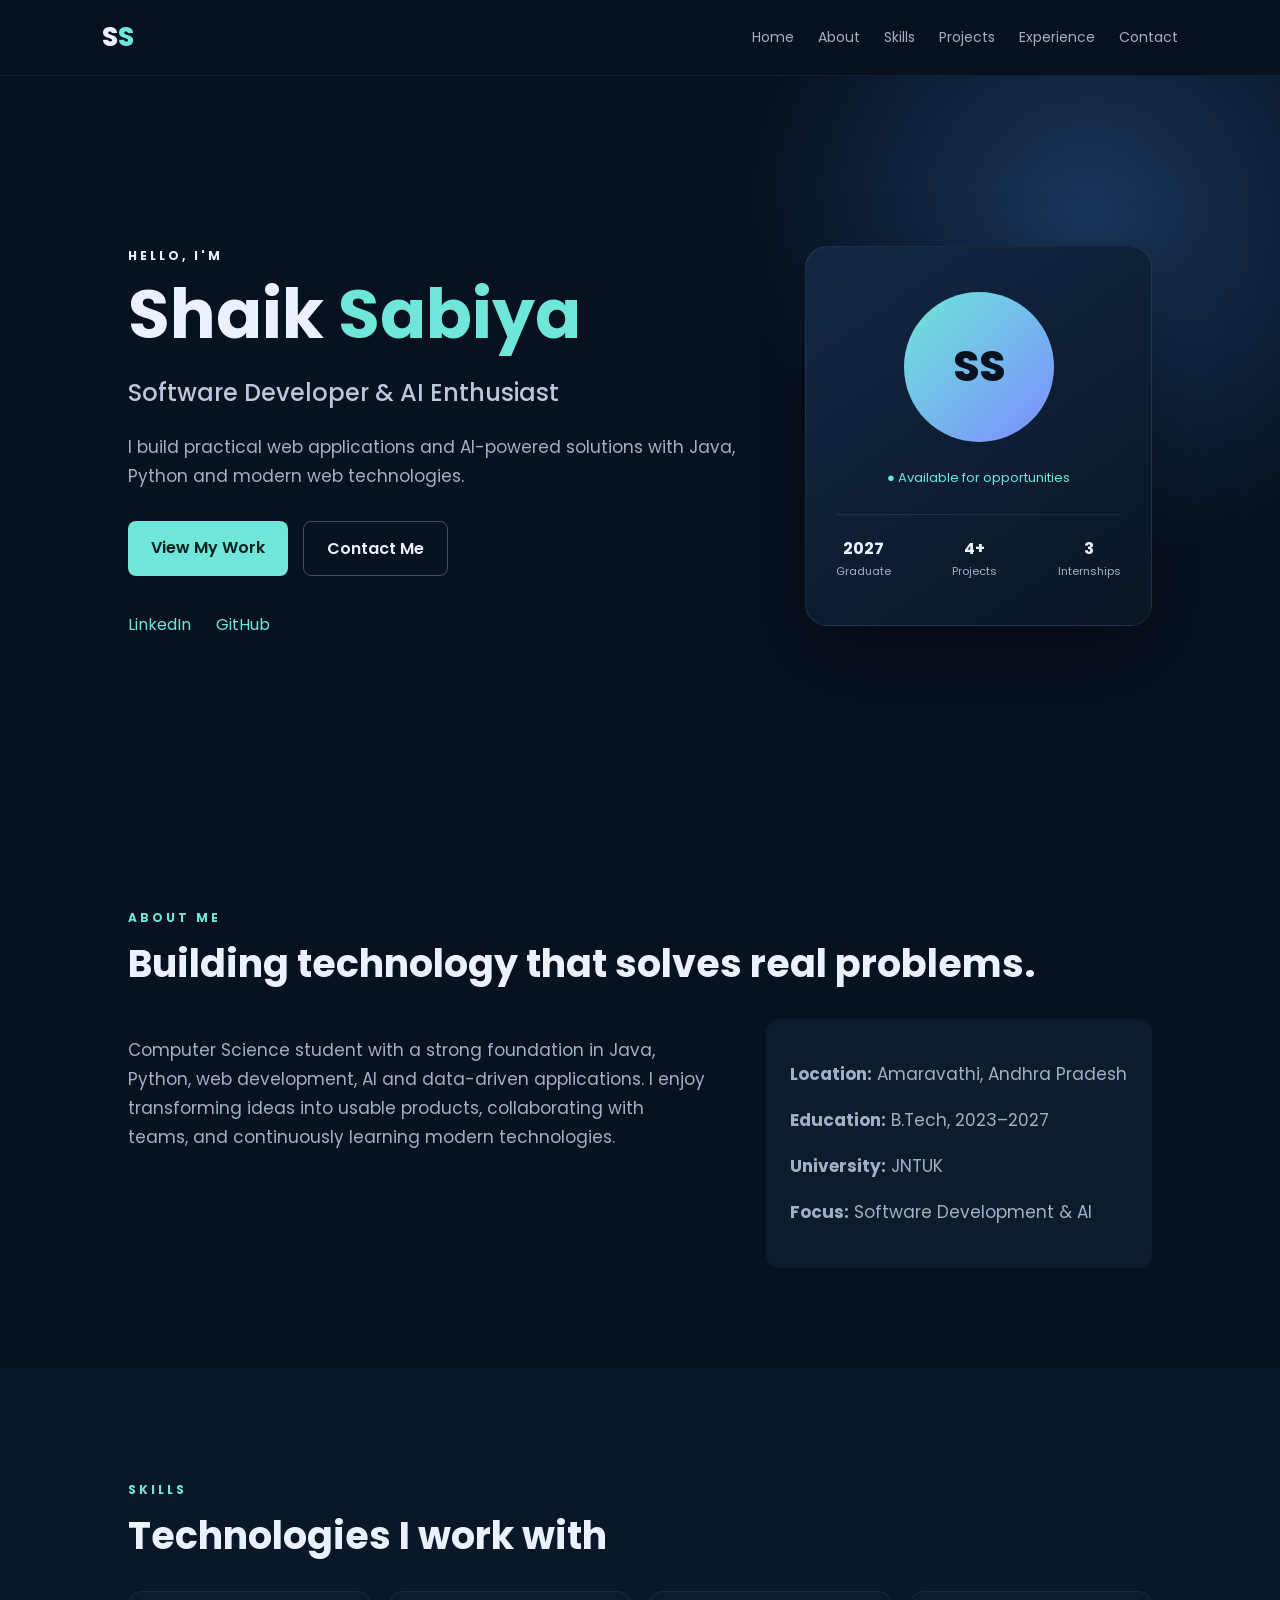
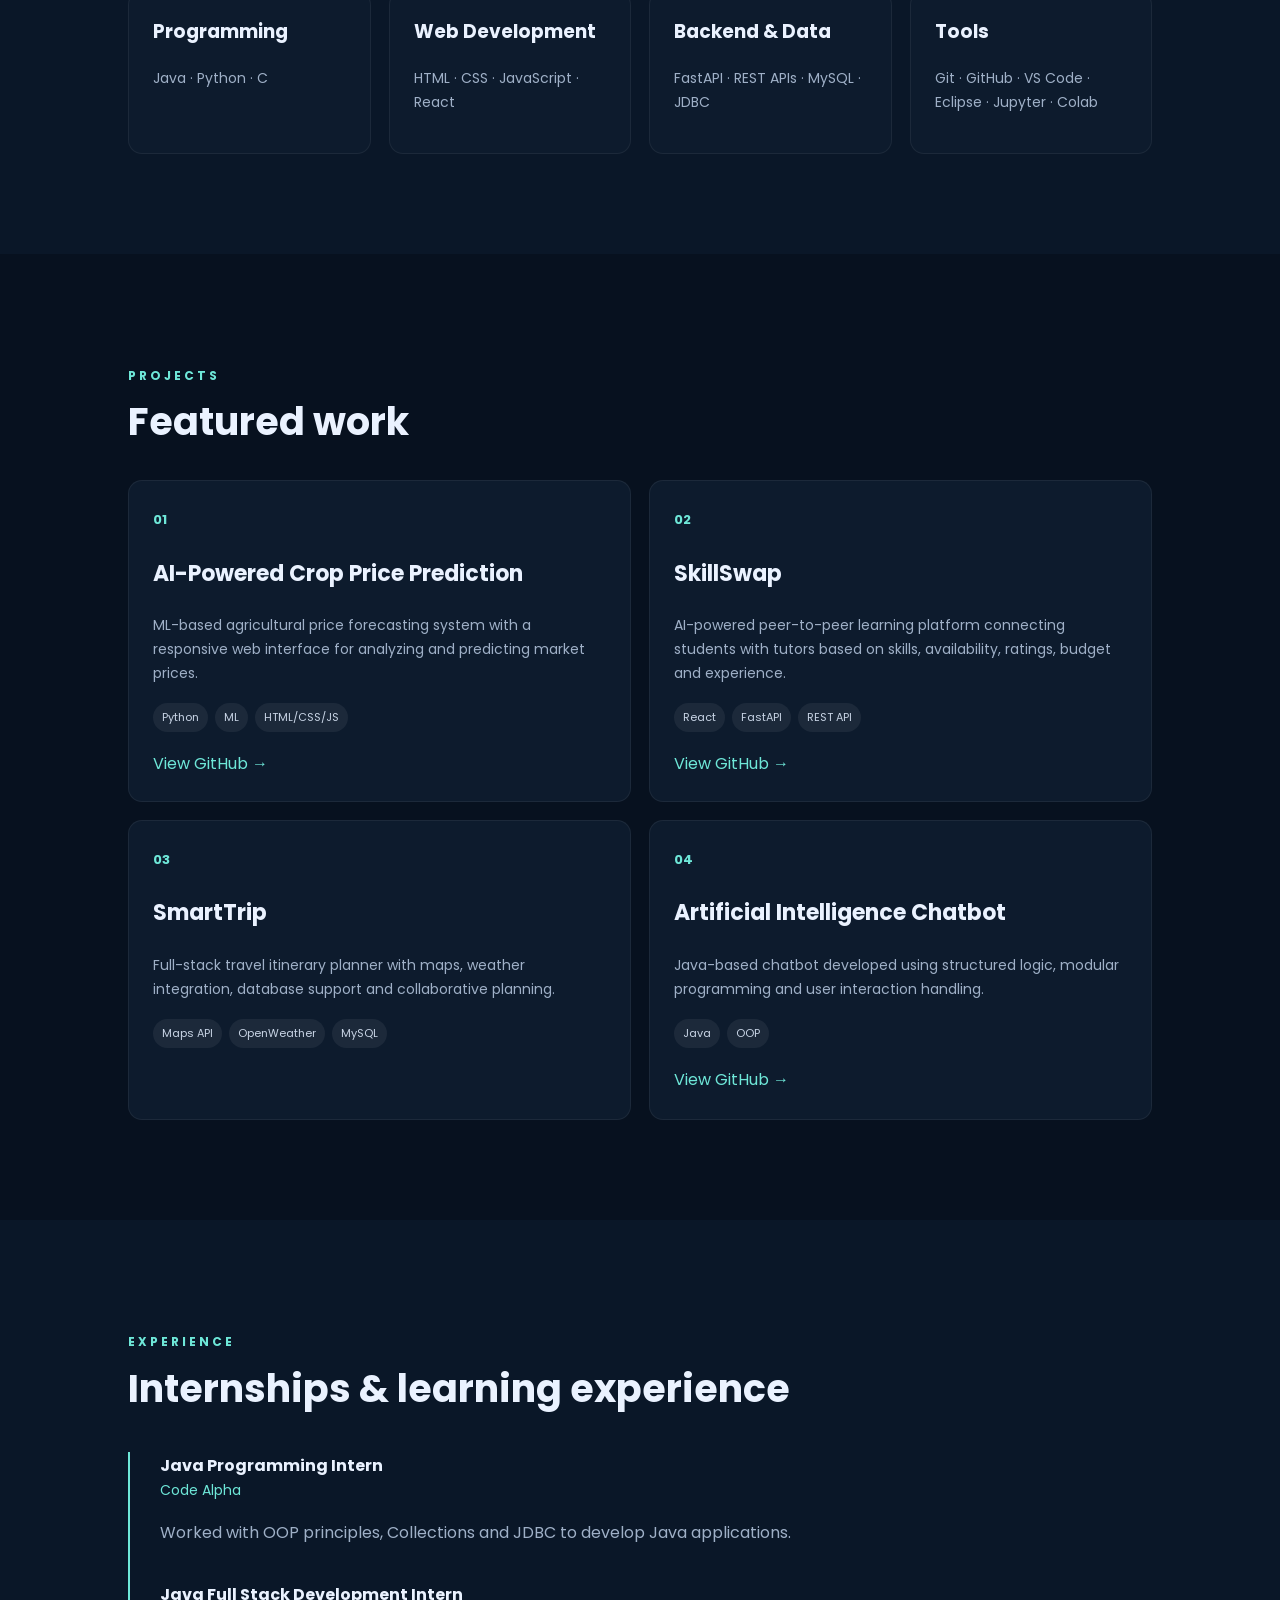
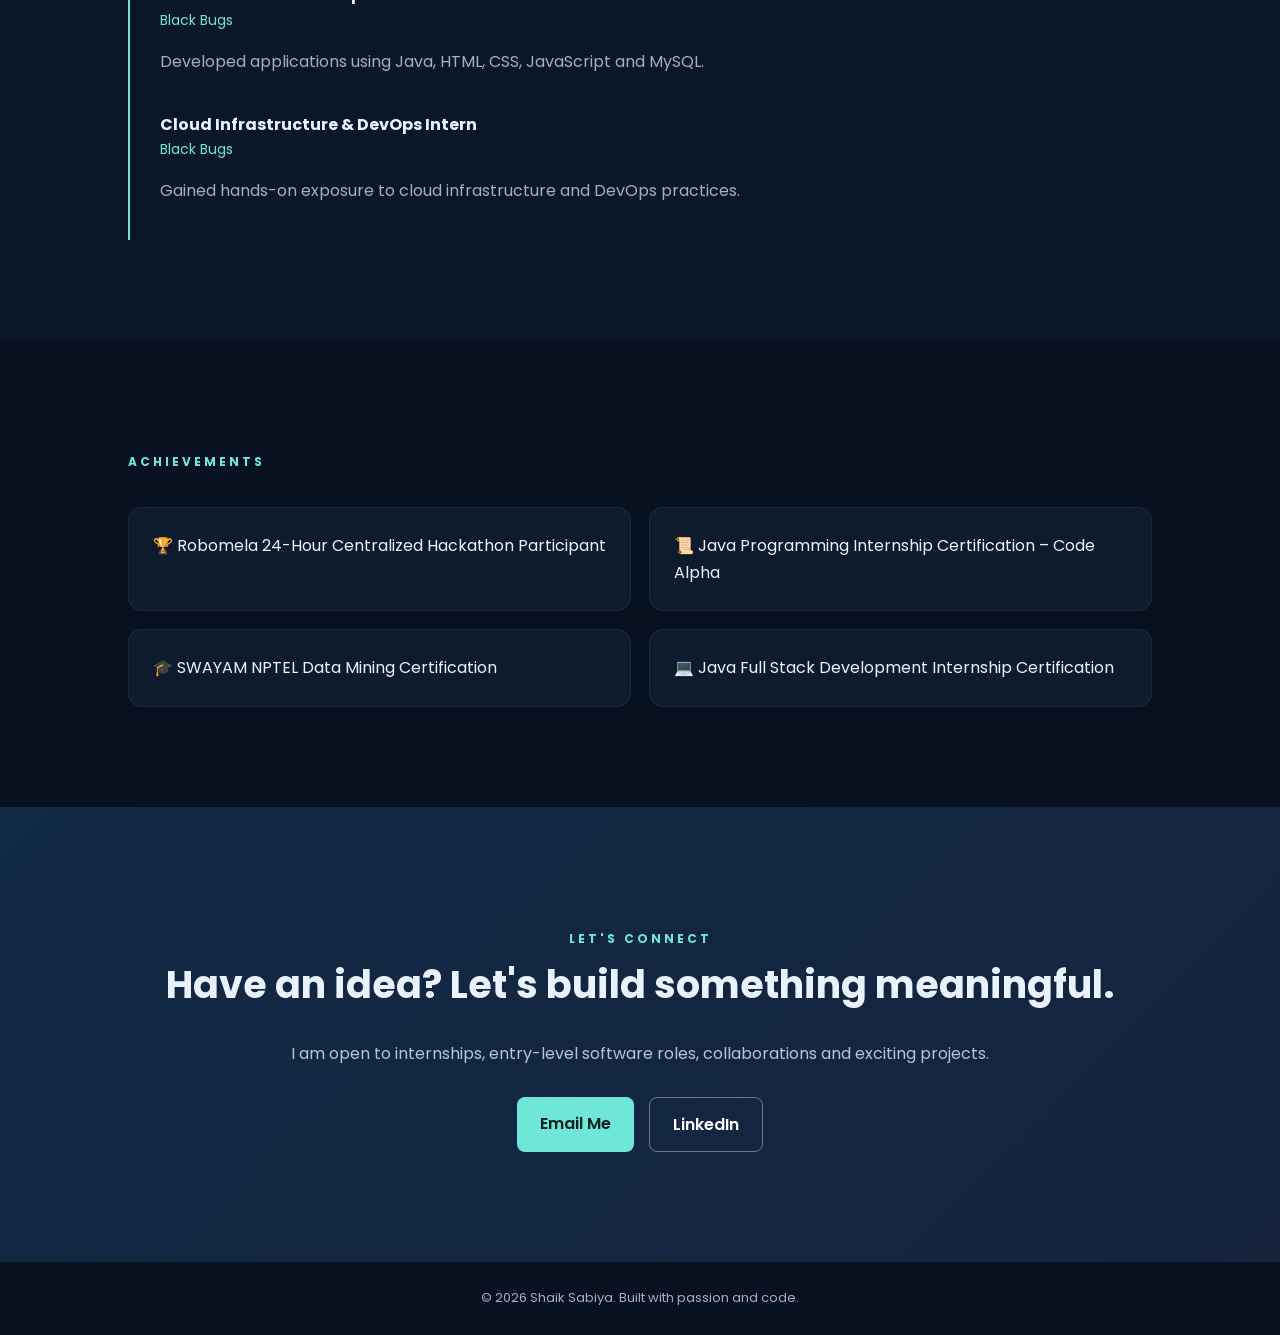
<file: index.html>
<!DOCTYPE html><html lang="en"><head><meta charset="UTF-8"><meta name="viewport" content="width=device-width,initial-scale=1.0"><title>Shaik Sabiya | Portfolio</title><link rel="preconnect" href="https://fonts.googleapis.com"><link rel="preconnect" href="https://fonts.gstatic.com" crossorigin><link href="https://fonts.googleapis.com/css2?family=Poppins:wght@300;400;500;600;700;800&display=swap" rel="stylesheet"><link rel="stylesheet" href="style.css"></head><body>
<nav><div class="logo">S<span>S</span></div><div class="links"><a href="#home">Home</a><a href="#about">About</a><a href="#skills">Skills</a><a href="#projects">Projects</a><a href="#experience">Experience</a><a href="#contact">Contact</a></div></nav>
<section id="home" class="hero"><div class="hero-text"><p class="eyebrow">HELLO, I'M</p><h1>Shaik <span>Sabiya</span></h1><h2>Software Developer & AI Enthusiast</h2><p class="intro">I build practical web applications and AI-powered solutions with Java, Python and modern web technologies.</p><div class="buttons"><a class="btn primary" href="#projects">View My Work</a><a class="btn outline" href="mailto:sabiyashaik87712@gmail.com">Contact Me</a></div><div class="social"><a href="https://www.linkedin.com/in/sabiya-shaik-5458a232a" target="_blank">LinkedIn</a><a href="https://github.com/Rasulbi" target="_blank">GitHub</a></div></div><div class="hero-card"><div class="avatar">SS</div><div class="status">● Available for opportunities</div><div class="quick"><div><b>2027</b><span>Graduate</span></div><div><b>4+</b><span>Projects</span></div><div><b>3</b><span>Internships</span></div></div></div></section>
<section id="about" class="section"><p class="tag">ABOUT ME</p><h2>Building technology that solves real problems.</h2><div class="about-grid"><p>Computer Science student with a strong foundation in Java, Python, web development, AI and data-driven applications. I enjoy transforming ideas into usable products, collaborating with teams, and continuously learning modern technologies.</p><div class="info-card"><p><b>Location:</b> Amaravathi, Andhra Pradesh</p><p><b>Education:</b> B.Tech, 2023–2027</p><p><b>University:</b> JNTUK</p><p><b>Focus:</b> Software Development & AI</p></div></div></section>
<section id="skills" class="section alt"><p class="tag">SKILLS</p><h2>Technologies I work with</h2><div class="skill-grid"><div class="skill-card"><h3>Programming</h3><p>Java · Python · C</p></div><div class="skill-card"><h3>Web Development</h3><p>HTML · CSS · JavaScript · React</p></div><div class="skill-card"><h3>Backend & Data</h3><p>FastAPI · REST APIs · MySQL · JDBC</p></div><div class="skill-card"><h3>Tools</h3><p>Git · GitHub · VS Code · Eclipse · Jupyter · Colab</p></div></div></section>
<section id="projects" class="section"><p class="tag">PROJECTS</p><h2>Featured work</h2><div class="project-grid">
<article class="project featured"><span>01</span><h3>AI-Powered Crop Price Prediction</h3><p>ML-based agricultural price forecasting system with a responsive web interface for analyzing and predicting market prices.</p><div class="chips"><i>Python</i><i>ML</i><i>HTML/CSS/JS</i></div><a href="https://github.com/Rasulbi/Ai-prediction" target="_blank">View GitHub →</a></article>
<article class="project"><span>02</span><h3>SkillSwap</h3><p>AI-powered peer-to-peer learning platform connecting students with tutors based on skills, availability, ratings, budget and experience.</p><div class="chips"><i>React</i><i>FastAPI</i><i>REST API</i></div><a href="https://github.com/Rasulbi/Skill-swap/tree/main" target="_blank">View GitHub →</a></article>
<article class="project"><span>03</span><h3>SmartTrip</h3><p>Full-stack travel itinerary planner with maps, weather integration, database support and collaborative planning.</p><div class="chips"><i>Maps API</i><i>OpenWeather</i><i>MySQL</i></div></article>
<article class="project"><span>04</span><h3>Artificial Intelligence Chatbot</h3><p>Java-based chatbot developed using structured logic, modular programming and user interaction handling.</p><div class="chips"><i>Java</i><i>OOP</i></div><a href="https://github.com/Rasulbi/Artificial-Intelligence-Chatbot" target="_blank">View GitHub →</a></article></div></section>
<section id="experience" class="section alt"><p class="tag">EXPERIENCE</p><h2>Internships & learning experience</h2><div class="timeline"><div><b>Java Programming Intern</b><span>Code Alpha</span><p>Worked with OOP principles, Collections and JDBC to develop Java applications.</p></div><div><b>Java Full Stack Development Intern</b><span>Black Bugs</span><p>Developed applications using Java, HTML, CSS, JavaScript and MySQL.</p></div><div><b>Cloud Infrastructure & DevOps Intern</b><span>Black Bugs</span><p>Gained hands-on exposure to cloud infrastructure and DevOps practices.</p></div></div></section>
<section class="section"><p class="tag">ACHIEVEMENTS</p><div class="achievement-grid"><div>🏆 Robomela 24-Hour Centralized Hackathon Participant</div><div>📜 Java Programming Internship Certification – Code Alpha</div><div>🎓 SWAYAM NPTEL Data Mining Certification</div><div>💻 Java Full Stack Development Internship Certification</div></div></section>
<section id="contact" class="contact"><p class="tag">LET'S CONNECT</p><h2>Have an idea? Let's build something meaningful.</h2><p>I am open to internships, entry-level software roles, collaborations and exciting projects.</p><div class="buttons"><a class="btn primary" href="mailto:sabiyashaik87712@gmail.com">Email Me</a><a class="btn outline light" href="https://www.linkedin.com/in/sabiya-shaik-5458a232a" target="_blank">LinkedIn</a></div></section>
<footer>© 2026 Shaik Sabiya. Built with passion and code.</footer><script src="script.js"></script></body></html>
</file>
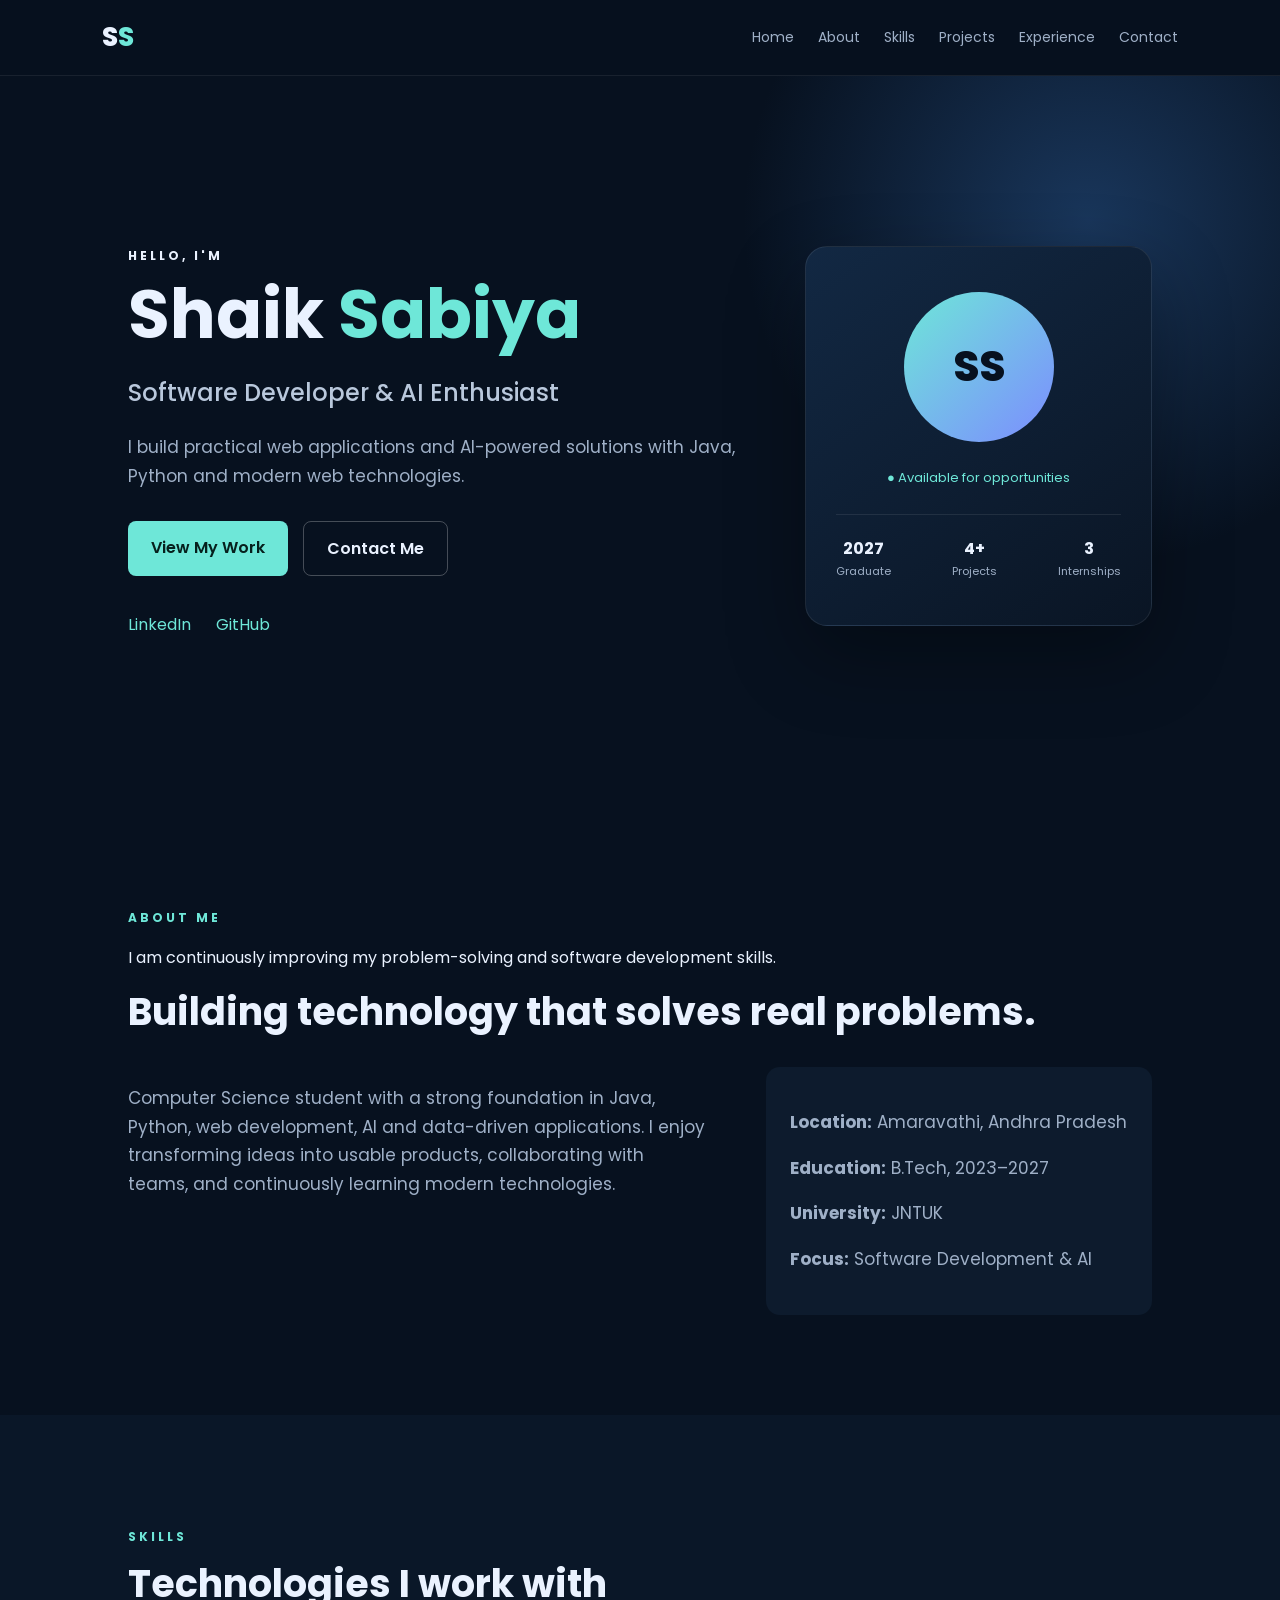
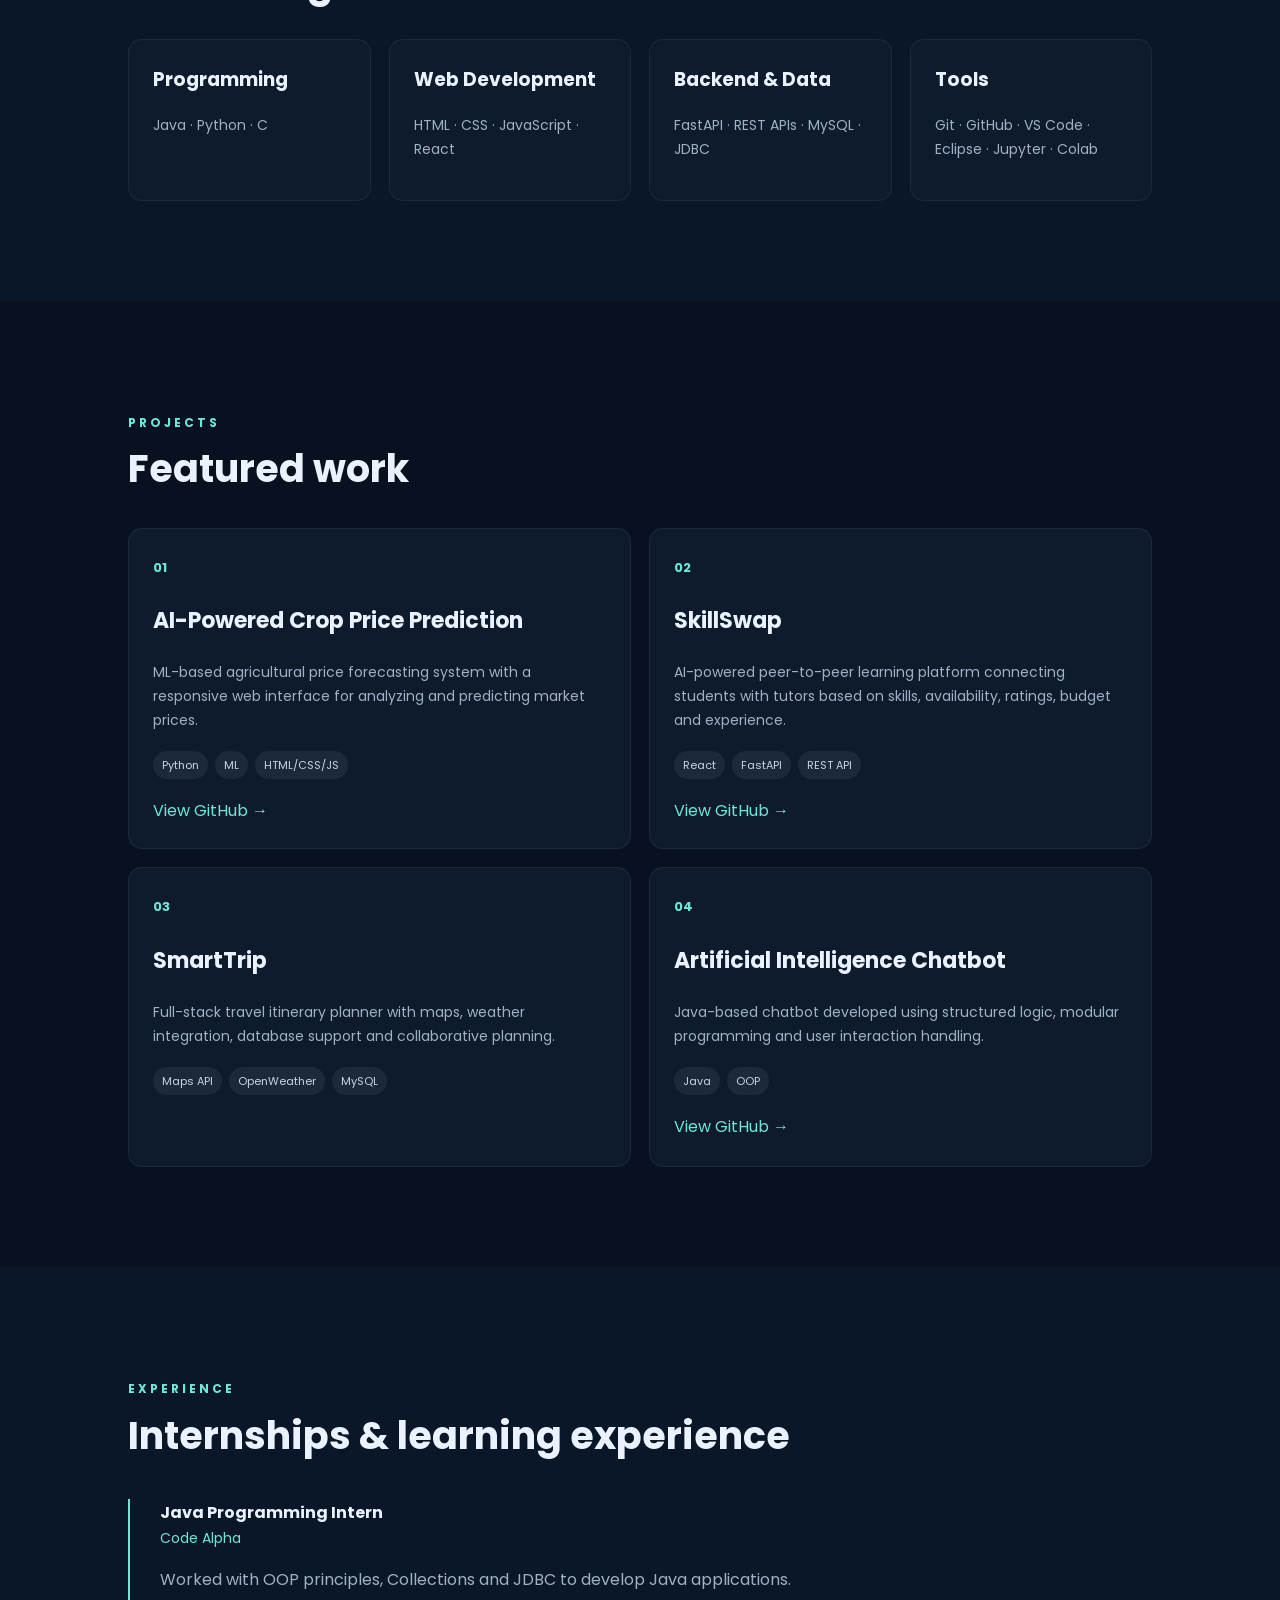
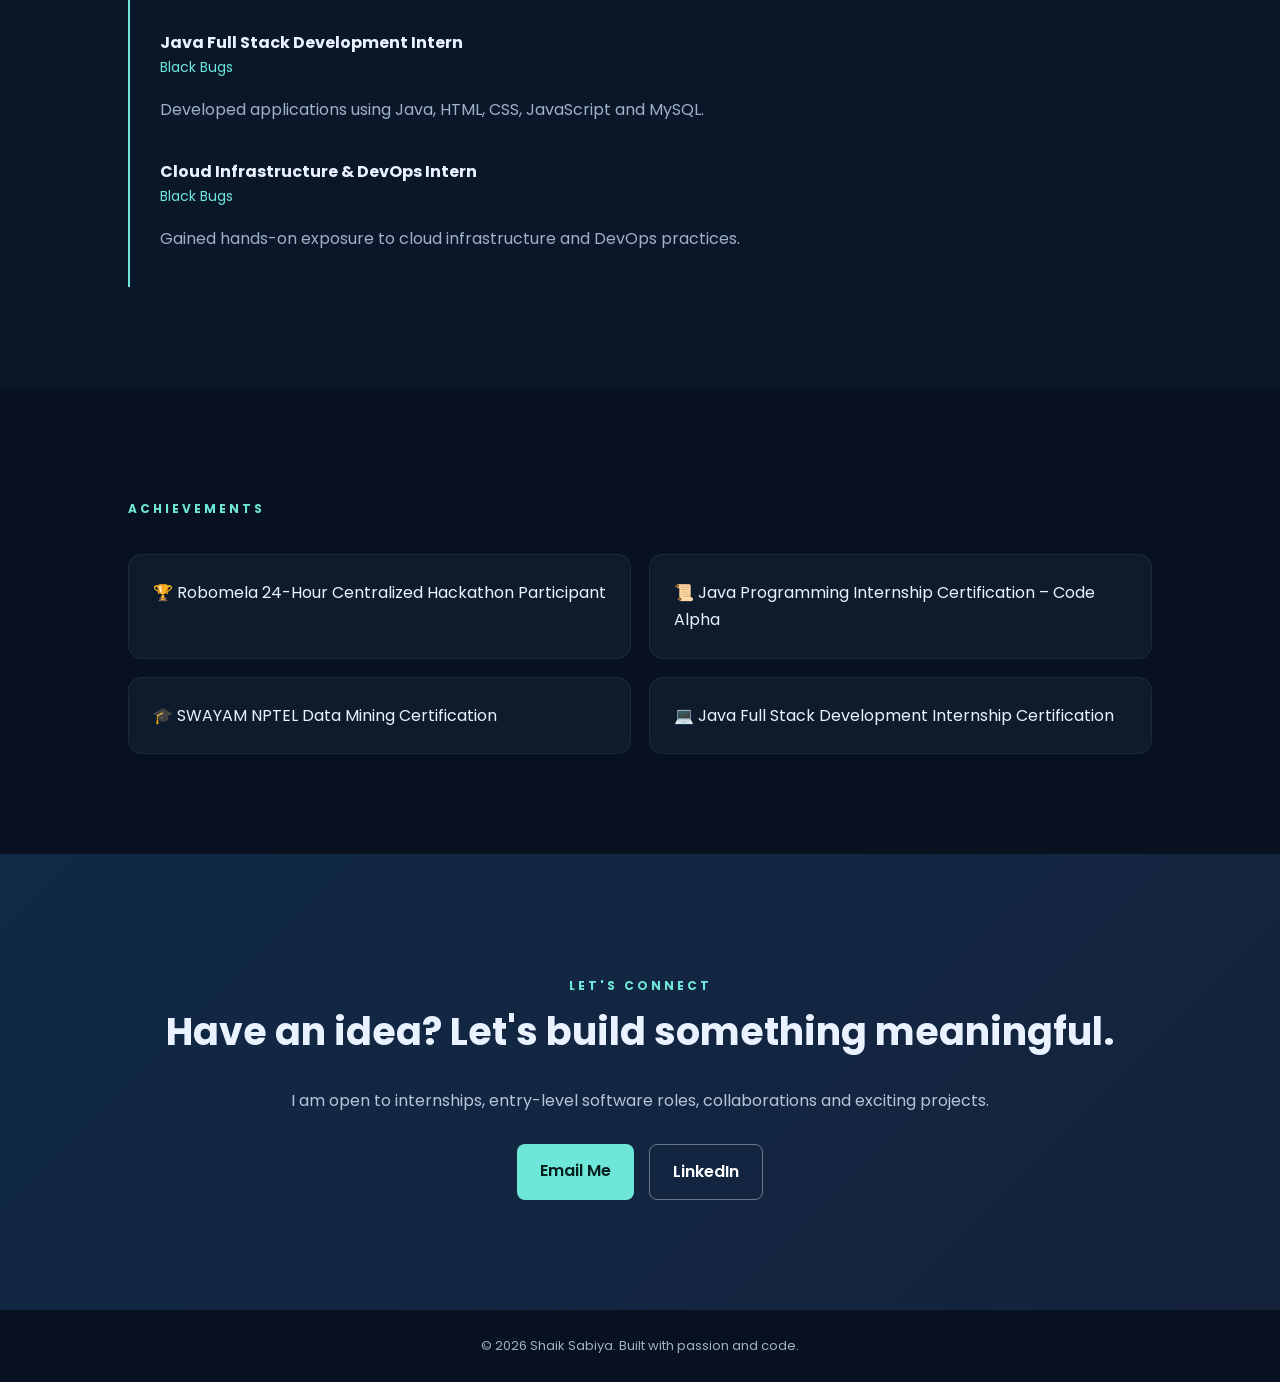
<file: sabiya-portfolio/index.html>
<!DOCTYPE html><html lang="en"><head><meta charset="UTF-8"><meta name="viewport" content="width=device-width,initial-scale=1.0"><title>Shaik Sabiya | Portfolio</title><link rel="preconnect" href="https://fonts.googleapis.com"><link rel="preconnect" href="https://fonts.gstatic.com" crossorigin><link href="https://fonts.googleapis.com/css2?family=Poppins:wght@300;400;500;600;700;800&display=swap" rel="stylesheet"><link rel="stylesheet" href="style.css"></head><body>
<nav><div class="logo">S<span>S</span></div><div class="links"><a href="#home">Home</a><a href="#about">About</a><a href="#skills">Skills</a><a href="#projects">Projects</a><a href="#experience">Experience</a><a href="#contact">Contact</a></div></nav>
<section id="home" class="hero"><div class="hero-text"><p class="eyebrow">HELLO, I'M</p><h1>Shaik <span>Sabiya</span></h1><h2>Software Developer & AI Enthusiast</h2><p class="intro">I build practical web applications and AI-powered solutions with Java, Python and modern web technologies.</p><div class="buttons"><a class="btn primary" href="#projects">View My Work</a><a class="btn outline" href="mailto:sabiyashaik87712@gmail.com">Contact Me</a></div><div class="social"><a href="https://www.linkedin.com/in/sabiya-shaik-5458a232a" target="_blank">LinkedIn</a><a href="https://github.com/Rasulbi" target="_blank">GitHub</a></div></div><div class="hero-card"><div class="avatar">SS</div><div class="status">● Available for opportunities</div><div class="quick"><div><b>2027</b><span>Graduate</span></div><div><b>4+</b><span>Projects</span></div><div><b>3</b><span>Internships</span></div></div></div></section>
<section id="about" class="section">
    <p class="tag">ABOUT ME</p>
    <p>I am continuously improving my problem-solving and software development skills.</p>

    <h2>Building technology that solves real problems.</h2>
    <div class="about-grid">
        <p>Computer Science student with a strong foundation in Java, Python, web development, AI and data-driven applications. I enjoy transforming ideas into usable products, collaborating with teams, and continuously learning modern technologies.</p><div class="info-card">
            <p>
                <b>Location:</b> Amaravathi, Andhra Pradesh</p><p><b>Education:</b> B.Tech, 2023–2027</p><p><b>University:</b> JNTUK</p><p><b>Focus:</b> Software Development & AI</p></div></div></section>
<section id="skills" class="section alt"><p class="tag">SKILLS</p><h2>Technologies I work with</h2><div class="skill-grid"><div class="skill-card"><h3>Programming</h3><p>Java · Python · C</p></div><div class="skill-card"><h3>Web Development</h3><p>HTML · CSS · JavaScript · React</p></div><div class="skill-card"><h3>Backend & Data</h3><p>FastAPI · REST APIs · MySQL · JDBC</p></div><div class="skill-card"><h3>Tools</h3><p>Git · GitHub · VS Code · Eclipse · Jupyter · Colab</p></div></div></section>
<section id="projects" class="section"><p class="tag">PROJECTS</p><h2>Featured work</h2><div class="project-grid">
<article class="project featured"><span>01</span><h3>AI-Powered Crop Price Prediction</h3><p>ML-based agricultural price forecasting system with a responsive web interface for analyzing and predicting market prices.</p><div class="chips"><i>Python</i><i>ML</i><i>HTML/CSS/JS</i></div><a href="https://github.com/Rasulbi/Ai-prediction" target="_blank">View GitHub →</a></article>
<article class="project"><span>02</span><h3>SkillSwap</h3><p>AI-powered peer-to-peer learning platform connecting students with tutors based on skills, availability, ratings, budget and experience.</p><div class="chips"><i>React</i><i>FastAPI</i><i>REST API</i></div><a href="https://github.com/Rasulbi/Skill-swap/tree/main" target="_blank">View GitHub →</a></article>
<article class="project"><span>03</span><h3>SmartTrip</h3><p>Full-stack travel itinerary planner with maps, weather integration, database support and collaborative planning.</p><div class="chips"><i>Maps API</i><i>OpenWeather</i><i>MySQL</i></div></article>
<article class="project"><span>04</span><h3>Artificial Intelligence Chatbot</h3><p>Java-based chatbot developed using structured logic, modular programming and user interaction handling.</p><div class="chips"><i>Java</i><i>OOP</i></div><a href="https://github.com/Rasulbi/Artificial-Intelligence-Chatbot" target="_blank">View GitHub →</a></article></div></section>
<section id="experience" class="section alt"><p class="tag">EXPERIENCE</p><h2>Internships & learning experience</h2><div class="timeline"><div><b>Java Programming Intern</b><span>Code Alpha</span><p>Worked with OOP principles, Collections and JDBC to develop Java applications.</p></div><div><b>Java Full Stack Development Intern</b><span>Black Bugs</span><p>Developed applications using Java, HTML, CSS, JavaScript and MySQL.</p></div><div><b>Cloud Infrastructure & DevOps Intern</b><span>Black Bugs</span><p>Gained hands-on exposure to cloud infrastructure and DevOps practices.</p></div></div></section>
<section class="section"><p class="tag">ACHIEVEMENTS</p><div class="achievement-grid"><div>🏆 Robomela 24-Hour Centralized Hackathon Participant</div><div>📜 Java Programming Internship Certification – Code Alpha</div><div>🎓 SWAYAM NPTEL Data Mining Certification</div><div>💻 Java Full Stack Development Internship Certification</div></div></section>
<section id="contact" class="contact"><p class="tag">LET'S CONNECT</p><h2>Have an idea? Let's build something meaningful.</h2><p>I am open to internships, entry-level software roles, collaborations and exciting projects.</p><div class="buttons"><a class="btn primary" href="mailto:sabiyashaik87712@gmail.com">Email Me</a><a class="btn outline light" href="https://www.linkedin.com/in/sabiya-shaik-5458a232a" target="_blank">LinkedIn</a></div></section>
<footer>© 2026 Shaik Sabiya. Built with passion and code.</footer><script src="script.js"></script></body></html>
</file>
<file: style.css>
:root{--bg:#07111f;--panel:#0d1b2d;--text:#eaf2ff;--muted:#9fb0c7;--accent:#6ee7d8;--accent2:#7c8cff}*{box-sizing:border-box}html{scroll-behavior:smooth}body{margin:0;font-family:Poppins,sans-serif;background:var(--bg);color:var(--text);line-height:1.7}nav{height:76px;display:flex;align-items:center;justify-content:space-between;padding:0 8%;border-bottom:1px solid #ffffff12;position:sticky;top:0;background:#07111fec;backdrop-filter:blur(12px);z-index:10}.logo{font-size:26px;font-weight:800}.logo span,.tag,h1 span{color:var(--accent)}.links{display:flex;gap:24px}.links a{color:var(--muted);text-decoration:none;font-size:14px}.links a:hover{color:white}.hero{min-height:720px;padding:100px 10%;display:grid;grid-template-columns:1.4fr .8fr;gap:70px;align-items:center;background:radial-gradient(circle at 85% 20%,#19365b 0,transparent 28%)}.eyebrow,.tag{letter-spacing:3px;font-size:12px;font-weight:700}.hero h1{font-size:68px;line-height:1.1;margin:10px 0}.hero h2{font-size:24px;font-weight:500;color:#b9c8dc}.intro{max-width:650px;color:var(--muted);font-size:17px}.buttons{display:flex;gap:15px;flex-wrap:wrap;margin-top:30px}.btn{padding:13px 23px;border-radius:8px;text-decoration:none;font-weight:600}.primary{background:var(--accent);color:#06201d}.outline{border:1px solid #ffffff40;color:var(--text)}.social{display:flex;gap:25px;margin-top:35px}.social a{color:var(--accent);text-decoration:none}.hero-card{background:linear-gradient(145deg,#122843,#0a1524);padding:45px 30px;border:1px solid #ffffff15;border-radius:22px;text-align:center;box-shadow:0 30px 80px #0005}.avatar{width:150px;height:150px;border-radius:50%;display:grid;place-items:center;margin:auto;background:linear-gradient(135deg,var(--accent),var(--accent2));color:#07111f;font-size:42px;font-weight:800}.status{margin:25px 0;color:var(--accent);font-size:13px}.quick{display:flex;justify-content:space-between;border-top:1px solid #ffffff15;padding-top:20px}.quick div{display:flex;flex-direction:column}.quick span{font-size:11px;color:var(--muted)}.section{padding:100px 10%;max-width:1400px;margin:auto}.section h2,.contact h2{font-size:38px;line-height:1.25;margin-top:8px}.alt{background:#0a1728;max-width:none;padding-left:10%;padding-right:10%}.about-grid{display:grid;grid-template-columns:1.2fr .8fr;gap:60px;color:var(--muted);font-size:17px}.info-card{background:var(--panel);padding:24px;border-radius:14px;color:var(--muted)}.skill-grid,.project-grid,.achievement-grid{display:grid;grid-template-columns:repeat(4,1fr);gap:18px}.skill-card,.project,.achievement-grid div{background:var(--panel);padding:24px;border-radius:14px;border:1px solid #ffffff10}.skill-card h3{margin-top:0}.skill-card p,.project p{color:var(--muted);font-size:14px}.project-grid{grid-template-columns:repeat(2,1fr);margin-top:35px}.project{min-height:300px}.project span{color:var(--accent);font-size:13px;font-weight:700}.project h3{font-size:22px}.project a{color:var(--accent);text-decoration:none}.chips{display:flex;gap:7px;flex-wrap:wrap;margin:18px 0}.chips i{font-style:normal;font-size:11px;padding:5px 9px;border-radius:20px;background:#ffffff10;color:#c8d4e5}.timeline{max-width:850px;margin-top:40px;border-left:2px solid var(--accent);padding-left:30px}.timeline div{padding:0 0 35px}.timeline b,.timeline span{display:block}.timeline span{color:var(--accent);font-size:14px}.timeline p{color:var(--muted);margin-bottom:0}.achievement-grid{grid-template-columns:repeat(2,1fr);margin-top:35px}.contact{text-align:center;padding:110px 10%;background:linear-gradient(135deg,#102945,#15233d)}.contact p:not(.tag){color:#b7c5d8;max-width:700px;margin:auto}.contact .buttons{justify-content:center}.light{color:white;border-color:#ffffff60}footer{text-align:center;padding:25px;color:var(--muted);font-size:13px}@media(max-width:850px){nav{padding:0 5%}.links{display:none}.hero{grid-template-columns:1fr;padding:70px 7%;min-height:auto}.hero h1{font-size:48px}.hero-card{max-width:400px}.section,.alt{padding:70px 7%}.about-grid,.skill-grid,.project-grid,.achievement-grid{grid-template-columns:1fr}.section h2,.contact h2{font-size:30px}}
</file>
<file: sabiya-portfolio/style.css>
:root{--bg:#07111f;--panel:#0d1b2d;--text:#eaf2ff;--muted:#9fb0c7;--accent:#6ee7d8;--accent2:#7c8cff}*{box-sizing:border-box}html{scroll-behavior:smooth}body{margin:0;font-family:Poppins,sans-serif;background:var(--bg);color:var(--text);line-height:1.7}nav{height:76px;display:flex;align-items:center;justify-content:space-between;padding:0 8%;border-bottom:1px solid #ffffff12;position:sticky;top:0;background:#07111fec;backdrop-filter:blur(12px);z-index:10}.logo{font-size:26px;font-weight:800}.logo span,.tag,h1 span{color:var(--accent)}.links{display:flex;gap:24px}.links a{color:var(--muted);text-decoration:none;font-size:14px}.links a:hover{color:white}.hero{min-height:720px;padding:100px 10%;display:grid;grid-template-columns:1.4fr .8fr;gap:70px;align-items:center;background:radial-gradient(circle at 85% 20%,#19365b 0,transparent 28%)}.eyebrow,.tag{letter-spacing:3px;font-size:12px;font-weight:700}.hero h1{font-size:68px;line-height:1.1;margin:10px 0}.hero h2{font-size:24px;font-weight:500;color:#b9c8dc}.intro{max-width:650px;color:var(--muted);font-size:17px}.buttons{display:flex;gap:15px;flex-wrap:wrap;margin-top:30px}.btn{padding:13px 23px;border-radius:8px;text-decoration:none;font-weight:600}.primary{background:var(--accent);color:#06201d}.outline{border:1px solid #ffffff40;color:var(--text)}.social{display:flex;gap:25px;margin-top:35px}.social a{color:var(--accent);text-decoration:none}.hero-card{background:linear-gradient(145deg,#122843,#0a1524);padding:45px 30px;border:1px solid #ffffff15;border-radius:22px;text-align:center;box-shadow:0 30px 80px #0005}.avatar{width:150px;height:150px;border-radius:50%;display:grid;place-items:center;margin:auto;background:linear-gradient(135deg,var(--accent),var(--accent2));color:#07111f;font-size:42px;font-weight:800}.status{margin:25px 0;color:var(--accent);font-size:13px}.quick{display:flex;justify-content:space-between;border-top:1px solid #ffffff15;padding-top:20px}.quick div{display:flex;flex-direction:column}.quick span{font-size:11px;color:var(--muted)}.section{padding:100px 10%;max-width:1400px;margin:auto}.section h2,.contact h2{font-size:38px;line-height:1.25;margin-top:8px}.alt{background:#0a1728;max-width:none;padding-left:10%;padding-right:10%}.about-grid{display:grid;grid-template-columns:1.2fr .8fr;gap:60px;color:var(--muted);font-size:17px}.info-card{background:var(--panel);padding:24px;border-radius:14px;color:var(--muted)}.skill-grid,.project-grid,.achievement-grid{display:grid;grid-template-columns:repeat(4,1fr);gap:18px}.skill-card,.project,.achievement-grid div{background:var(--panel);padding:24px;border-radius:14px;border:1px solid #ffffff10}.skill-card h3{margin-top:0}.skill-card p,.project p{color:var(--muted);font-size:14px}.project-grid{grid-template-columns:repeat(2,1fr);margin-top:35px}.project{min-height:300px}.project span{color:var(--accent);font-size:13px;font-weight:700}.project h3{font-size:22px}.project a{color:var(--accent);text-decoration:none}.chips{display:flex;gap:7px;flex-wrap:wrap;margin:18px 0}.chips i{font-style:normal;font-size:11px;padding:5px 9px;border-radius:20px;background:#ffffff10;color:#c8d4e5}.timeline{max-width:850px;margin-top:40px;border-left:2px solid var(--accent);padding-left:30px}.timeline div{padding:0 0 35px}.timeline b,.timeline span{display:block}.timeline span{color:var(--accent);font-size:14px}.timeline p{color:var(--muted);margin-bottom:0}.achievement-grid{grid-template-columns:repeat(2,1fr);margin-top:35px}.contact{text-align:center;padding:110px 10%;background:linear-gradient(135deg,#102945,#15233d)}.contact p:not(.tag){color:#b7c5d8;max-width:700px;margin:auto}.contact .buttons{justify-content:center}.light{color:white;border-color:#ffffff60}footer{text-align:center;padding:25px;color:var(--muted);font-size:13px}@media(max-width:850px){nav{padding:0 5%}.links{display:none}.hero{grid-template-columns:1fr;padding:70px 7%;min-height:auto}.hero h1{font-size:48px}.hero-card{max-width:400px}.section,.alt{padding:70px 7%}.about-grid,.skill-grid,.project-grid,.achievement-grid{grid-template-columns:1fr}.section h2,.contact h2{font-size:30px}}
</file>
